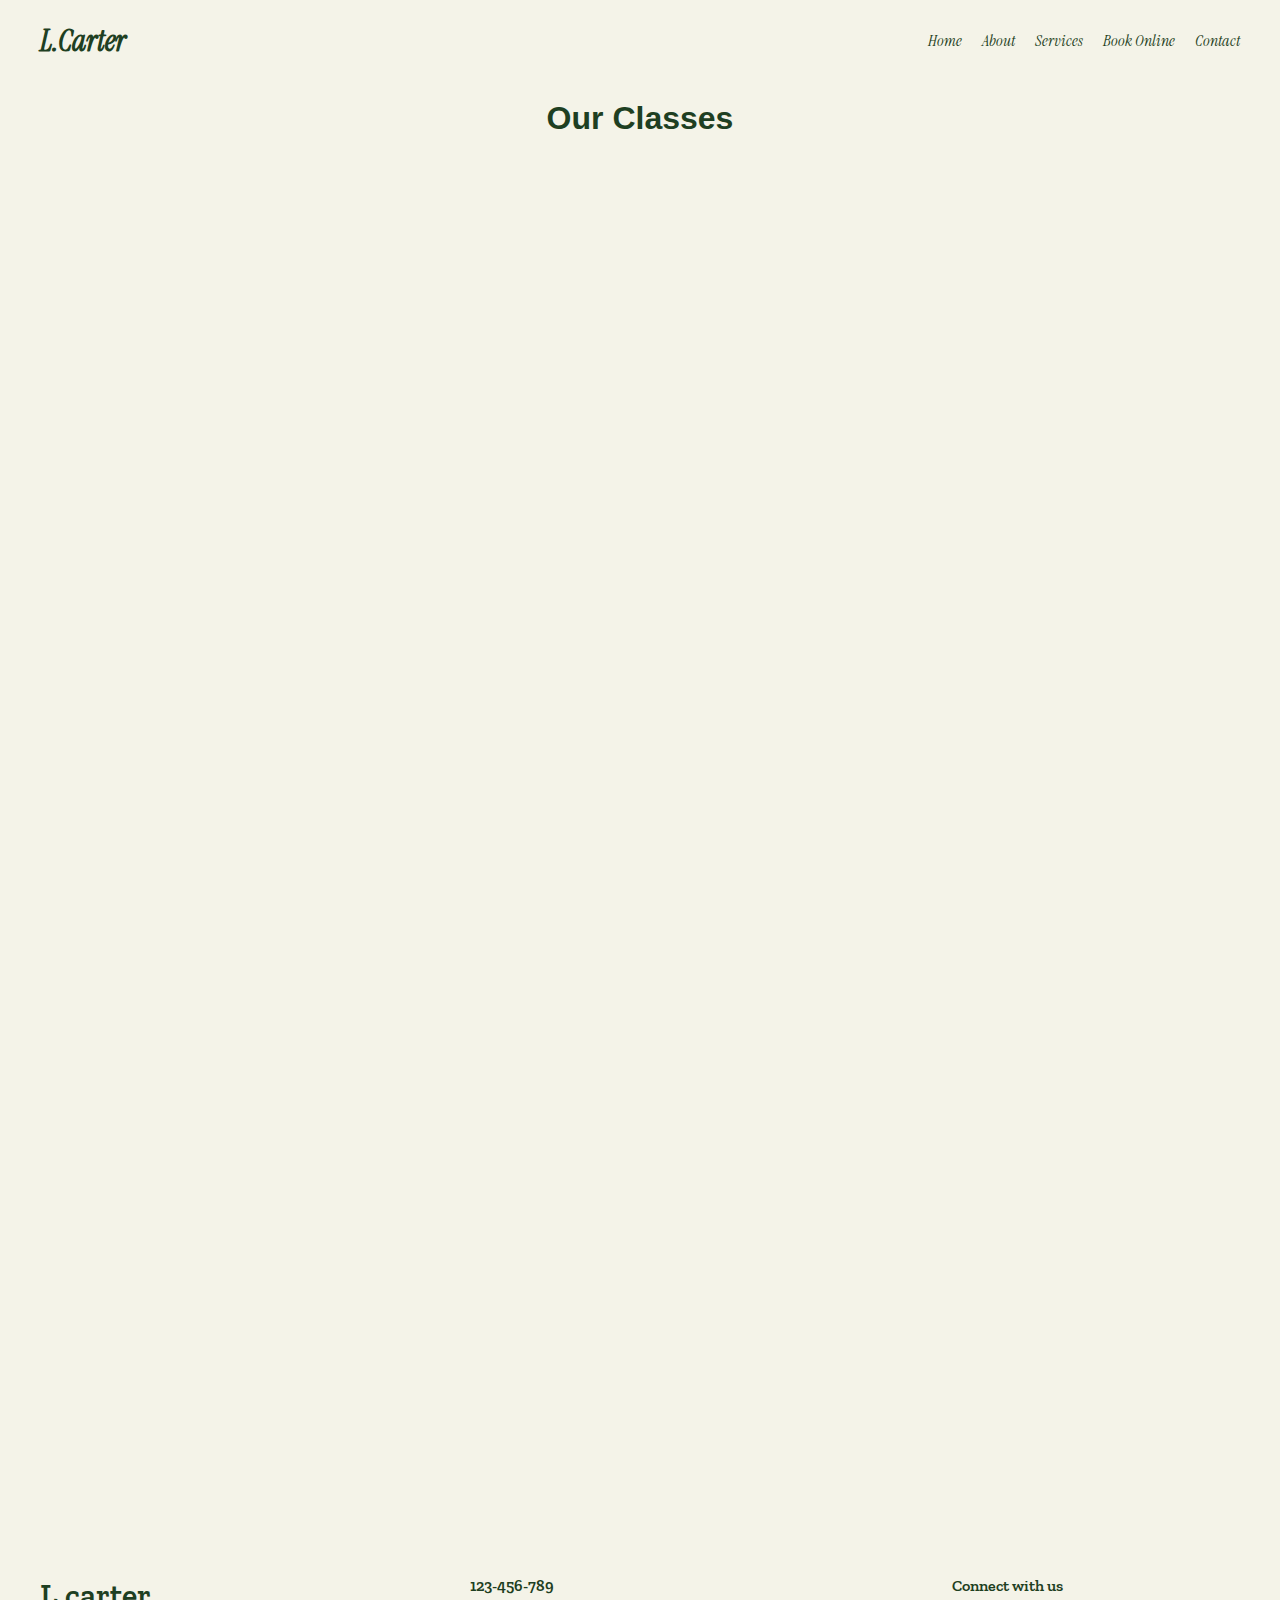
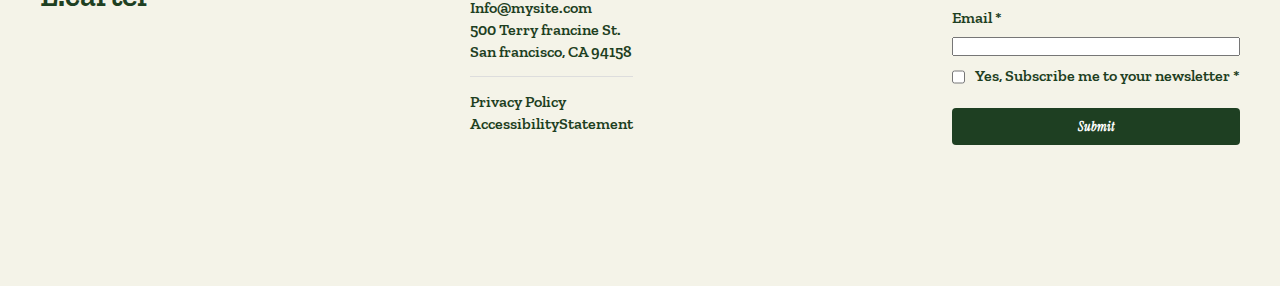
<file: booking.html>
<!DOCTYPE html>
<html lang="en">
<head>
    <meta charset="UTF-8">
    <meta name="viewport" content="width=device-width, initial-scale=1.0">
    <title>Booking</title>
    <link rel="stylesheet" href="style.css">
</head>
<body>

    <nav>
        <h1><a href="index.html">L.Carter</a></h1>
        <div class="hamburger" onclick="toggleMenu()">
            <span></span>
            <span></span>
            <span></span>
        </div>
        <ul id="navMenu">
            <li><a href="index.html">Home</a></li>
            <li><a href="about.html">About</a></li>
            <li><a href="services.html">Services</a></li>
            <li><a href="booking.html">Book Online</a></li>
            <li><a href="contact.html">Contact</a></li>
        </ul>
    </nav>

    <h1 class="booker">Our Classes</h1>

    <div class="second">
        <div class="book">
            <div class="booking-one"></div>
            <h2>Beginner Pilates</h2>
            <p>Start your journey to strength and flexibility—perfect for beginners!</p>
            <div class="divider"></div>
            <p>Tue</p>
            <p>30 min</p>
            <p>50$</p>
            <button>Book Now</button>
        </div>
        <div class="book">
            <div class="booking-two"></div>
            <h2>Advanced Pilates</h2>
            <p>Push your limits and master advanced techniques for total body transformation.</p>
            <div class="divider"></div>
            <p>Tue</p>
            <p>30 min</p>
            <p>50$</p>
            <button>Book Now</button>
        </div>
        <div class="book">
            <div class="booking-three"></div>
            <h2>Performer Pilates</h2>
            <p>Maximize your strength and flexibility with the power of the reformer.</p>
            <div class="divider"></div>
            <p>Tue</p>
            <p>30 min</p>
            <p>50$</p>
            <button>Book Now</button>
        </div>
    </div>
    <footer>
        <div class="footerleft">
            <h1>L.carter</h1>
        </div>
        <div class="footercenter">
            <p>123-456-789</p>
            <p>Info@mysite.com</p>
            <p>500 Terry francine St.</p>
            <p>San francisco, CA 94158</p>
            <div class="divider"></div>
            <p><a href="privacy.html">Privacy Policy</a></p>
            <p><a href="Statement.html">AccessibilityStatement</a></p>
        </div>
        <div class="footerright">
            <form>
                <p>Connect with us</p>
                 <div class="field">
                    <label for="email">Email *</label>
                    <input type="email" id="email" required>
                </div>
                <div class="check"><input type="checkbox"><p>Yes, Subscribe me to your newsletter *</p></div>
                <button type="submit">Submit</button>
            </form>
        </div>
    </footer>
    <script>
        function toggleMenu() {
            const menu = document.getElementById('navMenu');
            const hamburger = document.querySelector('.hamburger');
            menu.classList.toggle('active');
            hamburger.classList.toggle('active');
        }

        // Scroll animations
        const observerOptions = {
            threshold: 0.1,
            rootMargin: '0px 0px -50px 0px'
        };

        const observer = new IntersectionObserver((entries) => {
            entries.forEach(entry => {
                if (entry.isIntersecting) {
                    entry.target.classList.add('fade-in');
                }
            });
        }, observerOptions);

        document.querySelectorAll('.book, .teext, .sixleft-text, .sixright-text, .formright').forEach(el => {
            observer.observe(el);
        });
    </script>
</body>
</html>
</file>
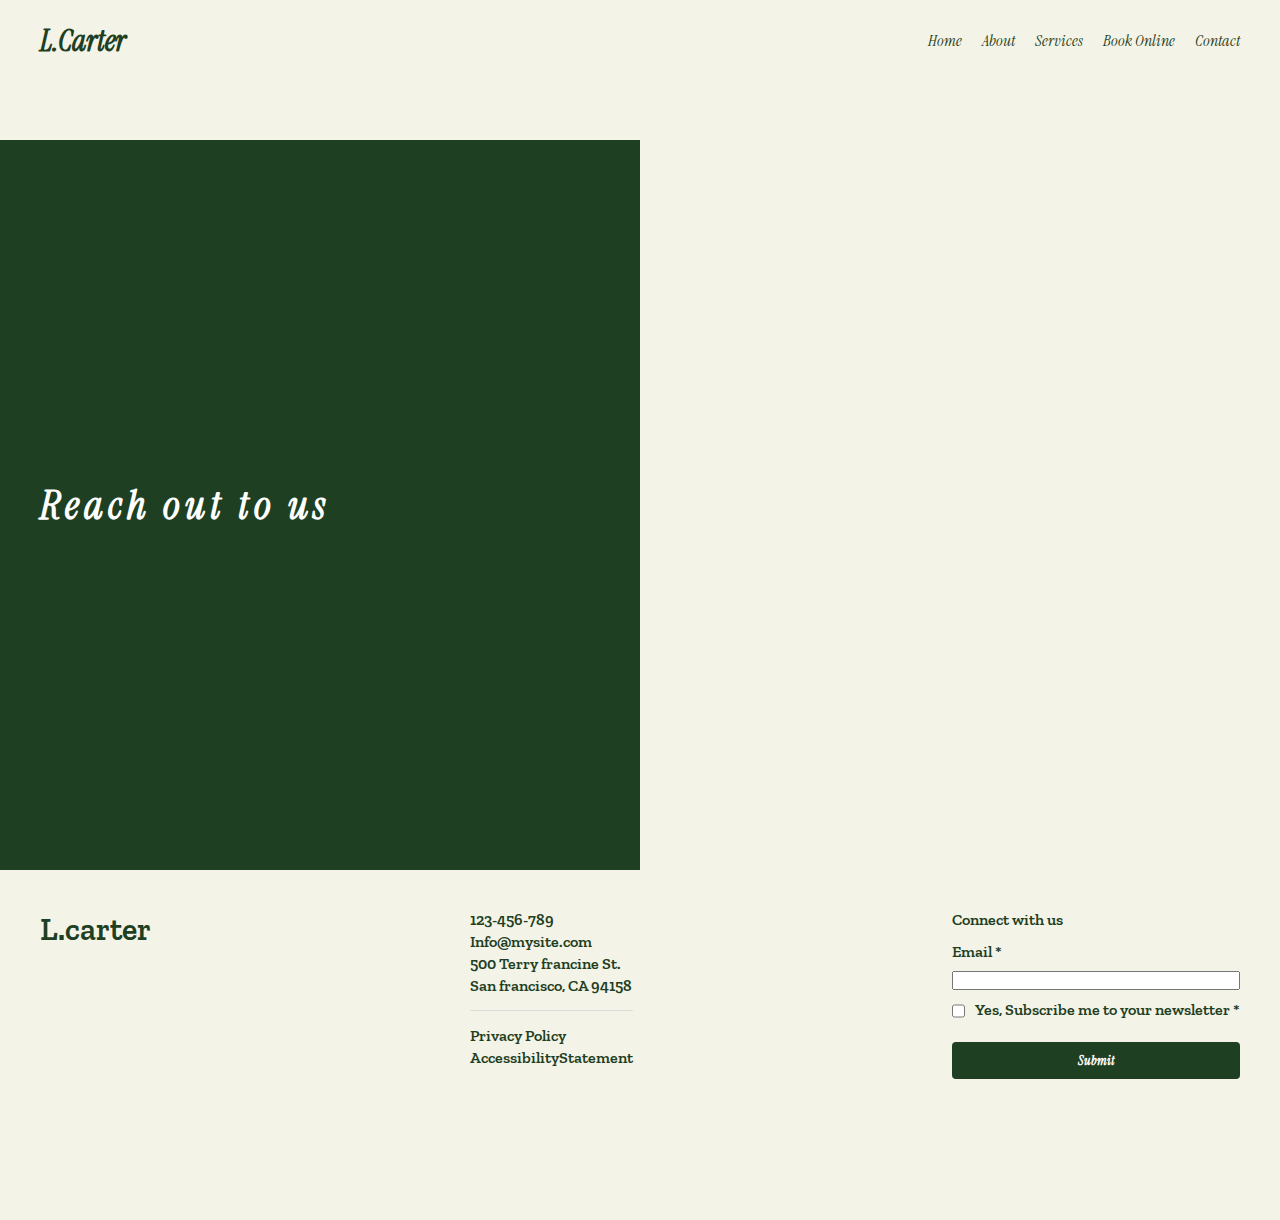
<file: contact.html>
<!DOCTYPE html>
<html lang="en">
<head>
    <meta charset="UTF-8">
    <meta name="viewport" content="width=device-width, initial-scale=1.0">
    <title>Contact</title>
    <link rel="stylesheet" href="style.css">
</head>
<body>
    <nav>
        <h1><a href="index.html">L.Carter</a></h1>
        <div class="hamburger" onclick="toggleMenu()">
            <span></span>
            <span></span>
            <span></span>
        </div>
        <ul id="navMenu">
            <li><a href="index.html">Home</a></li>
            <li><a href="about.html">About</a></li>
            <li><a href="services.html">Services</a></li>
            <li><a href="booking.html">Book Online</a></li>
            <li><a href="contact.html">Contact</a></li>
        </ul>
    </nav>

    <div class="contacts">
        <div class="contactsleft">
            <h1>Reach out to us</h1>
        </div>
        <div class="contactsright">
            <h1>Contact Us</h1>
            <form>
                <div class="form-row">
                    <div class="field">
                        <label for="firstname">First name *</label>
                        <input type="text" id="firstname" required>
                    </div>
                    <div class="field">
                        <label for="lastname">Last name *</label>
                        <input type="text" id="lastname" required>
                    </div>
                </div>
                <div class="field">
                    <label for="email">Email *</label>
                    <input type="email" id="email" required>
                </div>
                <div class="field">
                    <label for="phone">Phone</label>
                    <input type="tel" id="phone">
                </div>
                <div class="field">
                    <label for="message">Message</label>
                    <textarea id="message" style="resize: none;"></textarea>
                </div>
                <button type="submit">Submit</button>
            </form>
        </div>
    </div>
    

    <footer>
        <div class="footerleft">
            <h1>L.carter</h1>
        </div>
        <div class="footercenter">
            <p>123-456-789</p>
            <p>Info@mysite.com</p>
            <p>500 Terry francine St.</p>
            <p>San francisco, CA 94158</p>
            <div class="divider"></div>
            <p><a href="privacy.html">Privacy Policy</a></p>
            <p><a href="Statement.html">AccessibilityStatement</a></p>
        </div>
        <div class="footerright">
            <form>
                <p>Connect with us</p>
                 <div class="field">
                    <label for="email">Email *</label>
                    <input type="email" id="email" required>
                </div>
                <div class="check"><input type="checkbox"><p>Yes, Subscribe me to your newsletter *</p></div>
                <button type="submit">Submit</button>
            </form>
        </div>
    </footer>


        <script>
        function toggleMenu() {
            const menu = document.getElementById('navMenu');
            const hamburger = document.querySelector('.hamburger');
            menu.classList.toggle('active');
            hamburger.classList.toggle('active');
        }

        // Scroll animations
        const observerOptions = {
            threshold: 0.1,
            rootMargin: '0px 0px -50px 0px'
        };

        const observer = new IntersectionObserver((entries) => {
            entries.forEach(entry => {
                if (entry.isIntersecting) {
                    entry.target.classList.add('fade-in');
                }
            });
        }, observerOptions);

        document.querySelectorAll('.book, .teext, .sixleft-text, .sixright-text, .formright, .contactsright').forEach(el => {
            observer.observe(el);
        });
    </script>
</body>
</html>
</file>
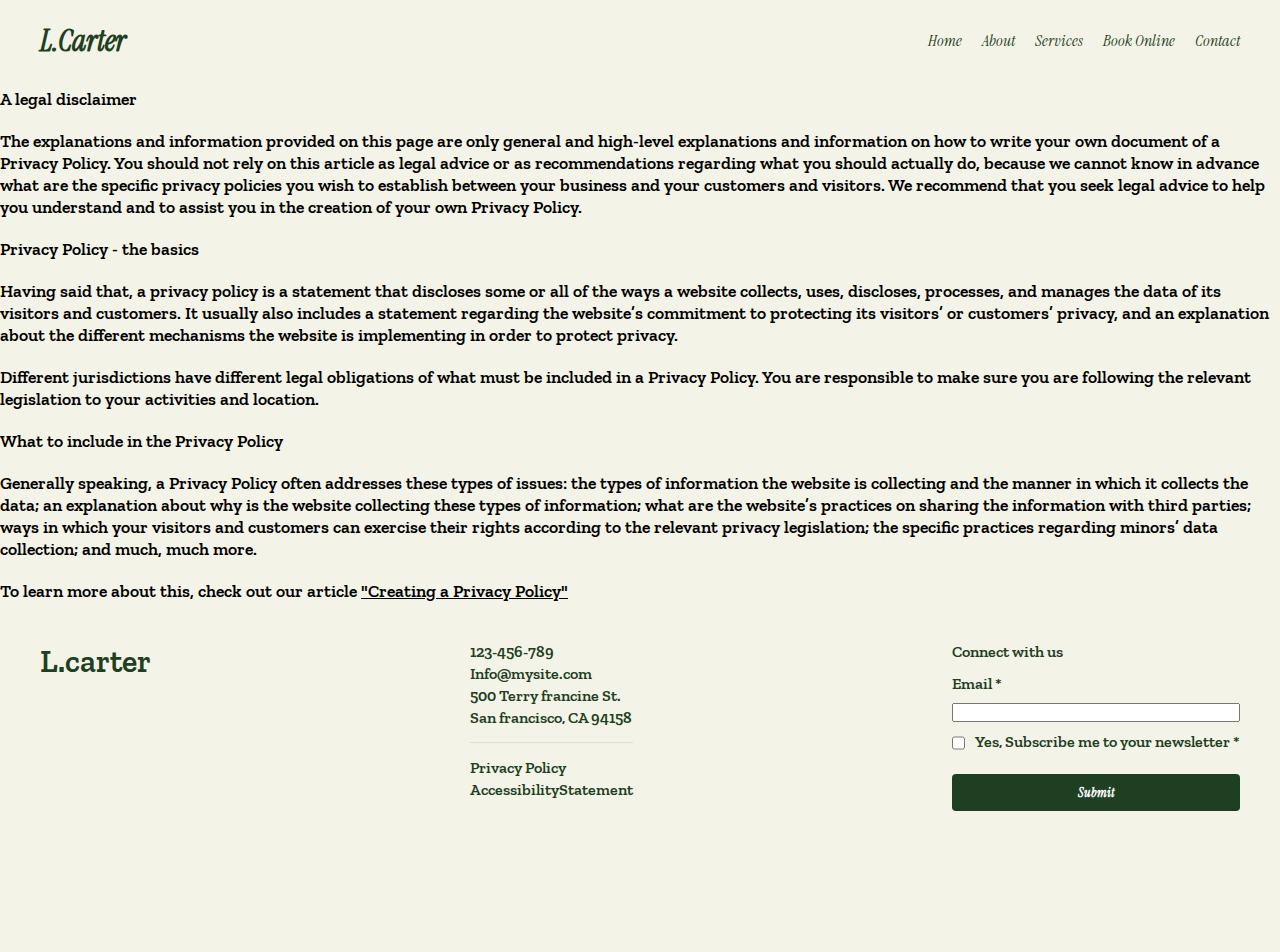
<file: privacy.html>
<!DOCTYPE html>
<html lang="en">
<head>
    <meta charset="UTF-8">
    <meta name="viewport" content="width=device-width, initial-scale=1.0">
    <title>L.Carter Pilates Studio - Privacy Policy</title>
   <link rel="stylesheet" href="style.css">
</head>
<body>



     <nav>
        <h1><a href="index.html">L.Carter</a></h1>
        <div class="hamburger" onclick="toggleMenu()">
            <span></span>
            <span></span>
            <span></span>
        </div>
        <ul id="navMenu">
            <li><a href="index.html">Home</a></li>
            <li><a href="about.html">About</a></li>
            <li><a href="services.html">Services</a></li>
            <li><a href="booking.html">Book Online</a></li>
            <li><a href="contact.html">Contact</a></li>
        </ul>
    </nav>


    <div class="container">
        <h1 class="header">Privacy Policy</h1>
        
        <div class="content">
            <p>
A legal disclaimer
</p>
            
            <p>The explanations and information provided on this page are only general and high-level explanations and information on how to write your own document of a Privacy Policy. You should not rely on this article as legal advice or as recommendations regarding what you should actually do, because we cannot know in advance what are the specific privacy policies you wish to establish between your business and your customers and visitors. We recommend that you seek legal advice to help you understand and to assist you in the creation of your own Privacy Policy.

</p>
            
            <p>Privacy Policy - the basics</p>
            <p>Having said that, a privacy policy is a statement that discloses some or all of the ways a website collects, uses, discloses, processes, and manages the data of its visitors and customers. It usually also includes a statement regarding the website’s commitment to protecting its visitors’ or customers’ privacy, and an explanation about the different mechanisms the website is implementing in order to protect privacy. </p>
            <p>Different jurisdictions have different legal obligations of what must be included in a Privacy Policy. You are responsible to make sure you are following the relevant legislation to your activities and location. </p>
            <p>What to include in the Privacy Policy</p>
            <p>Generally speaking, a Privacy Policy often addresses these types of issues: the types of information the website is collecting and the manner in which it collects the data; an explanation about why is the website collecting these types of information; what are the website’s practices on sharing the information with third parties; ways in which your visitors and customers can exercise their rights according to the relevant privacy legislation; the specific practices regarding minors’ data collection; and much, much more. </p>
            <p>To learn more about this, check out our article <a href="https://support.wix.com/en/article/creating-a-privacy-policy">"Creating a Privacy Policy"</a></p>
        </div>
    </div>

 <footer>
        <div class="footerleft">
            <h1>L.carter</h1>
        </div>
        <div class="footercenter">
            <p>123-456-789</p>
            <p>Info@mysite.com</p>
            <p>500 Terry francine St.</p>
            <p>San francisco, CA 94158</p>
            <div class="divider"></div>
            <p><a href="privacy.html">Privacy Policy</a></p>
            <p><a href="Statement.html">AccessibilityStatement</a></p>
        </div>
        <div class="footerright">
            <form>
                <p>Connect with us</p>
                 <div class="field">
                    <label for="email">Email *</label>
                    <input type="email" id="email" required>
                </div>
                <div class="check"><input type="checkbox"><p>Yes, Subscribe me to your newsletter *</p></div>
                <button type="submit">Submit</button>
            </form>
        </div>
    </footer>

    
</body>
</html>
</file>
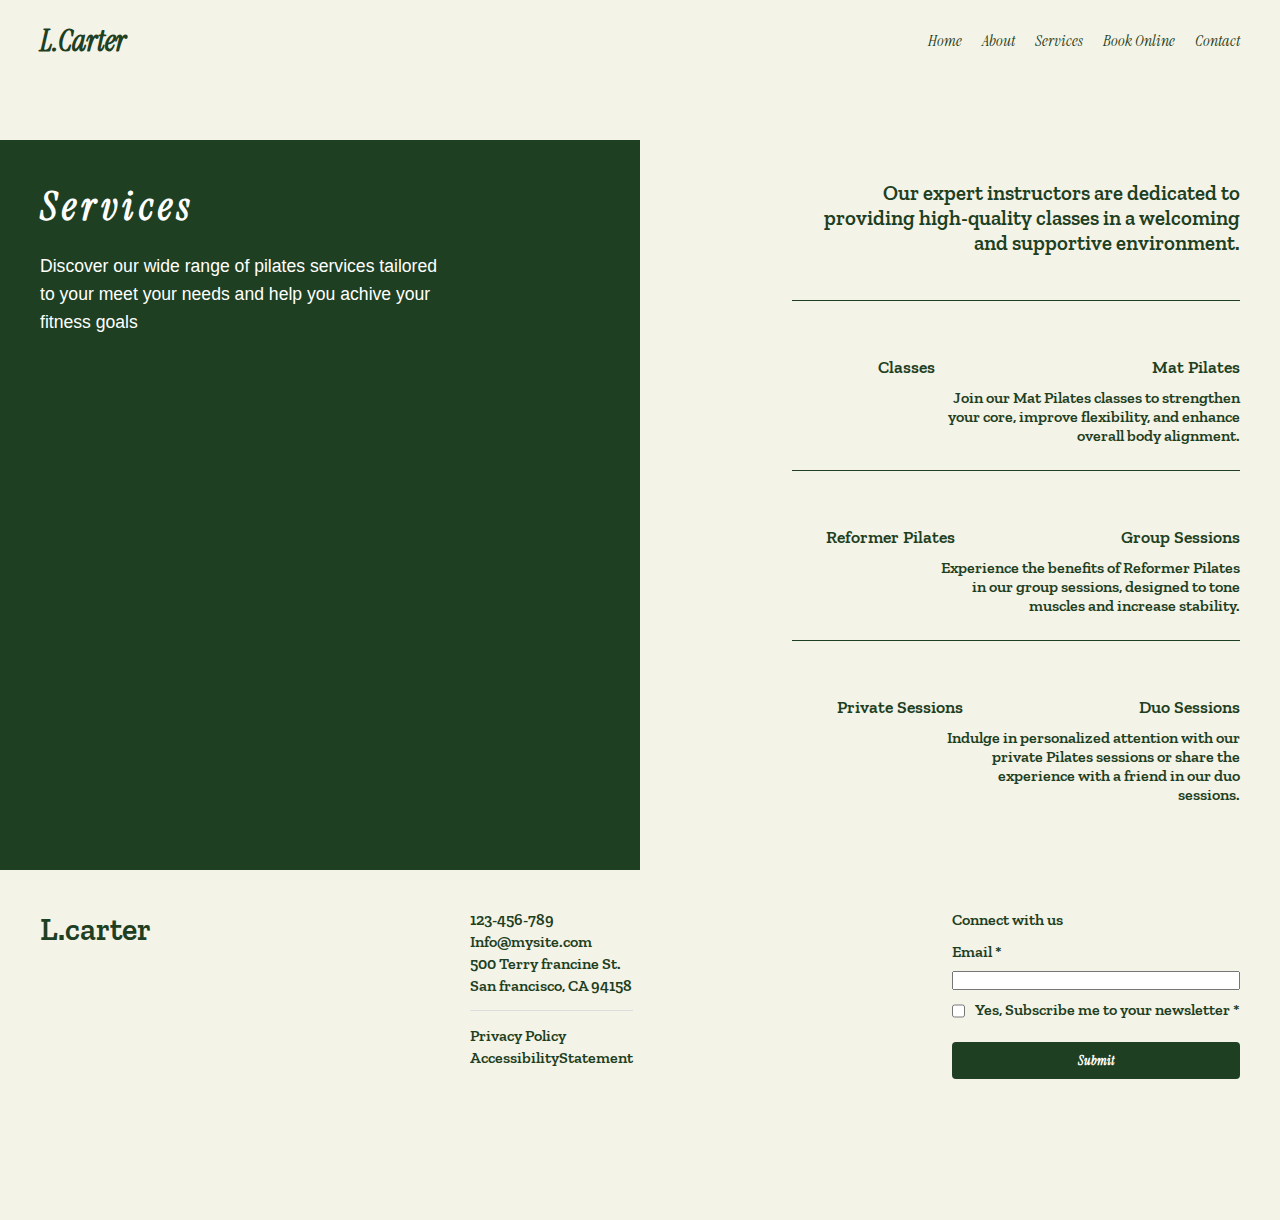
<file: services.html>
<!DOCTYPE html>
<html lang="en">
<head>
    <meta charset="UTF-8">
    <meta name="viewport" content="width=device-width, initial-scale=1.0">
    <title>Services</title>
    <link rel="stylesheet" href="style.css">
</head>
<body>
     <nav>
        <h1><a href="index.html">L.Carter</a></h1>
        <div class="hamburger" onclick="toggleMenu()">
            <span></span>
            <span></span>
            <span></span>
        </div>
        <ul id="navMenu">
            <li><a href="index.html">Home</a></li>
            <li><a href="about.html">About</a></li>
            <li><a href="services.html">Services</a></li>
            <li><a href="booking.html">Book Online</a></li>
            <li><a href="contact.html">Contact</a></li>
        </ul>
    </nav>
    <div class="services">
        <div class="servicesleft">
            <h1>Services</h1>
            <p>Discover our wide range of pilates services tailored to your meet your needs and help you achive your fitness goals</p>
        </div>
        <div class="servicesright">
            <h2>Our expert instructors are dedicated to providing high-quality classes in a welcoming and supportive environment.</h2>
            <div class="divider"></div>
            <div class="classes">
                <div class="header">
                    <p>Classes</p>
                <p>Mat Pilates</p>
                </div>
                <p>Join our Mat Pilates classes to strengthen your core, improve flexibility, and enhance overall body alignment.</p>
            </div>
            <div class="divider"></div>
            <div class="classes">
                <div class="header">
                    <p>Reformer Pilates</p>
                <p>Group Sessions</p>
                </div>
                <p>Experience the benefits of Reformer Pilates in our group sessions, designed to tone muscles and increase stability.</p>
            </div>
            <div class="divider"></div>
            <div class="classes">
                <div class="header">
                    <p>Private Sessions</p>
                <p>Duo Sessions</p>
                </div>
                <p>Indulge in personalized attention with our private Pilates sessions or share the experience with a friend in our duo sessions.</p>
            </div>
        </div>
    </div>
        <footer>
        <div class="footerleft">
            <h1>L.carter</h1>
        </div>
        <div class="footercenter">
            <p>123-456-789</p>
            <p>Info@mysite.com</p>
            <p>500 Terry francine St.</p>
            <p>San francisco, CA 94158</p>
            <div class="divider"></div>
            <p><a href="privacy.html">Privacy Policy</a></p>
            <p><a href="Statement.html">AccessibilityStatement</a></p>
        </div>
        <div class="footerright">
            <form>
                <p>Connect with us</p>
                 <div class="field">
                    <label for="email">Email *</label>
                    <input type="email" id="email" required>
                </div>
                <div class="check"><input type="checkbox"><p>Yes, Subscribe me to your newsletter *</p></div>
                <button type="submit">Submit</button>
            </form>
        </div>
    </footer>

    <script>
        function toggleMenu() {
            const menu = document.getElementById('navMenu');
            const hamburger = document.querySelector('.hamburger');
            menu.classList.toggle('active');
            hamburger.classList.toggle('active');
        }

        // Scroll animations
        const observerOptions = {
            threshold: 0.1,
            rootMargin: '0px 0px -50px 0px'
        };

        const observer = new IntersectionObserver((entries) => {
            entries.forEach(entry => {
                if (entry.isIntersecting) {
                    entry.target.classList.add('fade-in');
                }
            });
        }, observerOptions);

        document.querySelectorAll('.book, .teext, .sixleft-text, .sixright-text, .formright').forEach(el => {
            observer.observe(el);
        });
    </script>
</body>
</html>
</file>
<file: style.css>
@font-face {
  font-family: "First";
  src: url("./InstrumentSerif-Italic.ttf");
}
@font-face {
  font-family: "Second";
  src: url("./ZillaSlab-SemiBold.ttf");
}
@font-face {
  font-family: "Third";
  src: url("./CormorantInfant-VariableFont_wght.ttf");
}
* {
  padding: 0;
  margin: 0;
  box-sizing: border-box;
}

body {
  font-family: "Segoe UI", Tahoma, Geneva, Verdana, sans-serif;
  background-color: #f4f3e8;
  overflow-x: hidden;
}

@keyframes slideDown {
  from {
    transform: translateY(-100%);
    opacity: 0;
  }
  to {
    transform: translateY(0);
    opacity: 1;
  }
}
@keyframes fadeInLeft {
  from {
    transform: translateX(-50px);
    opacity: 0;
  }
  to {
    transform: translateX(0);
    opacity: 1;
  }
}
@keyframes fadeInRight {
  from {
    transform: translateX(50px);
    opacity: 0;
  }
  to {
    transform: translateX(0);
    opacity: 1;
  }
}
@keyframes fadeInUp {
  from {
    transform: translate(-50%, -40%);
    opacity: 0;
  }
  to {
    transform: translate(-50%, -50%);
    opacity: 1;
  }
}
@keyframes fadeIn {
  from {
    opacity: 0;
  }
  to {
    opacity: 1;
  }
}
@keyframes bookFadeIn {
  to {
    opacity: 1;
    transform: translateY(0);
  }
}
@keyframes slideInRight {
  to {
    opacity: 1;
    transform: translateX(0);
  }
}
@keyframes fadeInUp2 {
  to {
    opacity: 1;
    transform: translateY(0);
  }
}
@keyframes testimonialSlide {
  0% {
    opacity: 0;
    transform: translateX(30px);
  }
  4% {
    opacity: 1;
    transform: translateX(0);
  }
  29% {
    opacity: 1;
    transform: translateX(0);
  }
  33% {
    opacity: 0;
    transform: translateX(-30px);
  }
  100% {
    opacity: 0;
  }
}
nav {
  display: flex;
  justify-content: space-between;
  align-items: center;
  background-color: #f4f3e8;
  height: 80px;
  color: #1e3f22;
  padding: 0 40px;
  position: fixed;
  top: 0;
  left: 0;
  right: 0;
  width: 100%;
  z-index: 1000;
  animation: slideDown 0.6s ease-out;
  font-family: "First";
}
nav h1 {
  font-size: 30px;
  transition: transform 0.3s ease;
  cursor: pointer;
}
nav h1:hover {
  transform: scale(1.05);
}
nav ul {
  display: flex;
  gap: 20px;
  list-style: none;
  transition: all 0.3s ease;
}
nav ul.active {
  right: 0;
}
nav a {
  text-decoration: none;
  color: inherit;
  transition: all 0.3s ease;
  position: relative;
  padding: 5px 0;
}
nav a::after {
  content: "";
  position: absolute;
  width: 0;
  height: 2px;
  bottom: 0;
  left: 0;
  background-color: #3e8447;
  transition: width 0.3s ease;
}
nav a:hover {
  color: #3e8447;
}
nav a:hover::after {
  width: 100%;
}

.hamburger {
  display: none;
  flex-direction: column;
  cursor: pointer;
  gap: 5px;
  z-index: 1001;
}
.hamburger span {
  width: 25px;
  height: 3px;
  background-color: #1e3f22;
  transition: all 0.3s ease;
}
.hamburger.active span:nth-child(1) {
  transform: rotate(45deg) translate(8px, 8px);
}
.hamburger.active span:nth-child(2) {
  opacity: 0;
}
.hamburger.active span:nth-child(3) {
  transform: rotate(-45deg) translate(7px, -7px);
}

.first {
  display: flex;
  height: calc(100vh - 80px);
  width: 100%;
  position: relative;
  overflow: hidden;
  margin-top: 80px;
}
.first .firstleft,
.first .firstright {
  height: 100%;
  width: 50%;
  background-size: cover;
  background-position: center;
  transition: transform 0.5s ease;
}
.first .firstleft {
  background-image: url("./one.png");
  animation: 1s ease-out;
}
.first .firstright {
  background-image: url("./two.png");
  animation: 1s ease-out;
}
.first .center-card {
  position: absolute;
  top: 50%;
  left: 50%;
  transform: translate(-50%, -50%);
  background-color: rgba(244, 243, 232, 0.95);
  padding: 40px 50px;
  border-radius: 2px;
  text-align: center;
  max-width: 500px;
  z-index: 10;
  animation: fadeInUp 1.2s ease-out 0.3s backwards;
  box-shadow: 0 10px 40px rgba(0, 0, 0, 0.1);
  font-family: "Second";
}
.first .center-card h1 {
  font-size: 2.5rem;
  color: #1e3f22;
  margin-bottom: 20px;
  font-weight: 700;
  line-height: 1.2;
}
.first .center-card p {
  font-size: 1.1rem;
  color: #555;
  line-height: 1.6;
  margin-bottom: 30px;
}
.first .center-card .card-button {
  background-color: #1e3f22;
  color: white;
  border: 1px solid #1e3f22;
  padding: 15px 40px;
  border-radius: 2px;
  cursor: pointer;
  font-weight: 600;
  letter-spacing: 1px;
  transition: all 0.3s ease;
  position: relative;
  overflow: hidden;
  font-family: "First";
}
.first .center-card .card-button::before {
  content: "";
  position: absolute;
  top: 50%;
  left: 50%;
  width: 0;
  height: 0;
  border-radius: 50%;
  background: rgba(255, 255, 255, 0.1);
  transform: translate(-50%, -50%);
  transition: width 0.6s, height 0.6s;
}
.first .center-card .card-button:hover {
  background-color: transparent;
  color: #1e3f22;
  transform: translateY(-2px);
  box-shadow: 0 5px 15px rgba(0, 0, 0, 0.2);
}
.first .center-card .card-button:hover::before {
  width: 300px;
  height: 300px;
}
@media (max-width: 1024px) and (min-width: 768px) {
  .first {
    flex-direction: column;
    height: auto;
    min-height: calc(100vh - 80px);
  }
  .first .firstleft,
  .first .firstright {
    width: 100%;
    height: 40vh;
    min-height: 300px;
  }
  .first .center-card {
    position: relative;
    transform: none;
    top: auto;
    left: auto;
    margin: 40px auto;
    max-width: 600px;
    width: 90%;
  }
  .first .center-card h1 {
    font-size: 2.2rem;
  }
  .first .center-card p {
    font-size: 1rem;
  }
}
@media (max-width: 767px) {
  .first {
    flex-direction: column;
    height: auto;
    min-height: calc(100vh - 80px);
  }
  .first .firstleft {
    width: 100%;
    height: 35vh;
    min-height: 250px;
    order: 1;
  }
  .first .firstright {
    width: 100%;
    height: 35vh;
    min-height: 250px;
    order: 2;
  }
  .first .center-card {
    position: relative;
    transform: none;
    top: auto;
    left: auto;
    order: 3;
    margin: 30px 20px;
    padding: 30px 25px;
    max-width: 100%;
    width: calc(100% - 40px);
  }
  .first .center-card h1 {
    font-size: 1.8rem;
    margin-bottom: 15px;
  }
  .first .center-card p {
    font-size: 1rem;
    margin-bottom: 25px;
  }
  .first .center-card .card-button {
    padding: 12px 30px;
    font-size: 0.95rem;
  }
}
@media (max-width: 375px) {
  .first .firstleft,
  .first .firstright {
    height: 30vh;
    min-height: 200px;
  }
  .first .center-card {
    margin: 20px 15px;
    padding: 25px 20px;
  }
  .first .center-card h1 {
    font-size: 1.5rem;
  }
  .first .center-card p {
    font-size: 0.95rem;
  }
  .first .center-card .card-button {
    padding: 10px 25px;
  }
}

.booker {
  text-align: center;
  margin: 100px 0 60px;
  color: #1e3f22;
  font-size: 2rem;
  font-weight: 700;
  animation: fadeIn 1s ease-out;
}

.second {
  display: flex;
  flex-wrap: wrap;
  gap: 30px;
  justify-content: center;
  margin: 0 auto;
  max-width: 1400px;
  padding: 0 20px;
  margin-bottom: 100px;
  font-family: "Second";
}
.second .book {
  border: 1px solid #dddddd;
  border-radius: 8px;
  text-align: left;
  width: 100%;
  max-width: 400px;
  background: white;
  transition: all 0.4s ease;
  opacity: 0;
  transform: translateY(30px);
}
.second .book.fade-in {
  animation: bookFadeIn 0.6s ease-out forwards;
}
.second .book.fade-in:nth-child(1) {
  animation-delay: 0.1s;
}
.second .book.fade-in:nth-child(2) {
  animation-delay: 0.2s;
}
.second .book.fade-in:nth-child(3) {
  animation-delay: 0.3s;
}
.second .book:hover {
  transform: translateY(-10px);
  box-shadow: 0 15px 40px rgba(0, 0, 0, 0.15);
}
.second .book:hover .booking-one,
.second .book:hover .booking-two,
.second .book:hover .booking-three {
  transform: scale(1.05);
}
.second .book h2 {
  font-size: 1.5rem;
  margin-bottom: 10px;
  color: #1e3f22;
  padding: 20px 20px 0;
}
.second .book p {
  font-size: 1rem;
  color: #1e3f22;
  line-height: 1.5;
  padding: 0 20px;
}
.second .book button {
  margin: 20px;
  padding: 13px 25px;
  background-color: #1e3f22;
  color: white;
  border: none;
  border-radius: 4px;
  cursor: pointer;
  transition: all 0.3s ease;
  font-family: "First" !important;
}
.second .book button:hover {
  background-color: #3e8447;
  transform: scale(1.05);
}
.second .book .divider {
  height: 0.5px;
  background-color: #dddddd;
  margin: 20px;
}
.second .book .booking-one,
.second .book .booking-two,
.second .book .booking-three {
  width: 100%;
  height: 300px;
  background-size: cover;
  background-position: center;
  border-radius: 8px 8px 0 0;
  transition: transform 0.5s ease;
}
.second .book .booking-one {
  background-image: url("./three.avif");
}
.second .book .booking-two {
  background-image: url("./one.png");
}
.second .book .booking-three {
  background-image: url("./four.avif");
}

.third {
  min-height: 80vh;
  background-color: #d1dcce;
  display: flex;
  color: #1e3f22;
  margin-top: 60px;
  position: relative;
}
.third .girl {
  width: 50%;
  height: 100%;
  min-height: 80vh;
  background-image: url("./five.avif");
  background-size: cover;
  background-position: center;
  transition: transform 0.5s ease;
}
.third .girl:hover {
  transform: scale(1.02);
}
.third .teext {
  width: 50%;
  padding: 80px 60px;
  display: flex;
  flex-direction: column;
  justify-content: center;
  gap: 20px;
  opacity: 0;
  transform: translateX(30px);
  font-family: "Third";
}
.third .teext.fade-in {
  animation: slideInRight 0.8s ease-out forwards;
}
.third .teext h1 {
  font-size: 2.5rem;
  font-weight: 700;
}
.third .teext h4 {
  font-size: 1.2rem;
  margin-top: 10px;
  font-weight: 600;
}
.third .teext p {
  font-size: 1rem;
  line-height: 1.6;
}
.third .teext button {
  margin-top: 20px;
  padding: 13px 25px;
  background-color: #1e3f22;
  color: white;
  border: none;
  border-radius: 4px;
  cursor: pointer;
  width: -moz-fit-content;
  width: fit-content;
  transition: all 0.3s ease;
  font-family: "First";
}
.third .teext button:hover {
  background-color: #3e8447;
  transform: translateX(5px);
}

.forth {
  height: 50vh;
  display: flex;
  flex-direction: row;
  align-items: flex-start;
  color: #1e3f22;
  position: relative;
}
.forth .four {
  background-color: #d1dcce;
  width: 50%;
  max-width: 50%;
  height: 100%;
  padding: 40px 0 0 40px;
  text-align: left;
  font-family: "Third";
}
.forth .four h1 {
  font-size: 2rem;
  margin-bottom: 20px;
}
.forth .four p {
  font-size: 1.2rem;
  line-height: 1.6;
}
.forth .slides {
  width: 50%;
  max-width: 550px;
  min-height: 220px;
  border-radius: 8px;
  overflow: hidden;
  position: absolute;
  right: 50px;
  bottom: 30px;
  align-self: flex-end;
  margin-right: 40px;
  font-family: "second";
}
.forth .slides .slide {
  position: absolute;
  width: 100%;
  height: 100%;
  display: flex;
  flex-direction: column;
  justify-content: center;
  align-items: center;
  padding: 30px;
  opacity: 0;
  animation: testimonialSlide 15s infinite;
}
.forth .slides .slide:nth-child(1) {
  animation-delay: 0s;
}
.forth .slides .slide:nth-child(2) {
  animation-delay: 5s;
}
.forth .slides .slide:nth-child(3) {
  animation-delay: 10s;
}
.forth .slides .slide h3 {
  font-size: 1.3rem;
  color: #1e3f22;
  margin-bottom: 12px;
  text-align: center;
  font-weight: 600;
  line-height: 1.4;
}
.forth .slides .slide p {
  font-size: 0.95rem;
  color: #555;
  text-align: center;
  font-style: italic;
  line-height: 1.5;
}

.six {
  display: flex;
  min-height: 60vh;
  width: 100%;
  position: relative;
  overflow: hidden;
}
.six .sixleft {
  width: 50%;
  background: #1e3f22;
  color: white;
  display: flex;
  flex-direction: column;
  padding: 80px 60px;
  justify-content: center;
}
.six .sixleft .sixleft-text {
  max-width: 500px;
  opacity: 0;
  transform: translateY(30px);
}
.six .sixleft .sixleft-text.fade-in {
  animation: fadeInUp2 0.8s ease-out forwards;
}
.six .sixleft .sixleft-text h1 {
  font-size: 2.5rem;
  margin-bottom: 30px;
  font-family: "Second";
}
.six .sixleft .sixleft-text p {
  font-size: 1.1rem;
  line-height: 1.6;
  margin-bottom: 15px;
  font-family: "Third";
}
.six .sixright {
  width: 50%;
  color: #1e3f22;
  display: flex;
  flex-direction: column;
  padding: 80px 60px;
  align-items: center;
  justify-content: center;
}
.six .sixright .sixright-text {
  max-width: 500px;
  opacity: 0;
  transform: translateY(30px);
  font-family: "Third";
}
.six .sixright .sixright-text.fade-in {
  animation: fadeInUp2 0.8s ease-out 0.2s forwards;
}
.six .sixright .sixright-text.fade-in .divider {
  transform: scaleX(1);
}
.six .sixright .sixright-text p {
  font-size: 1rem;
  line-height: 1.6;
  margin-bottom: 10px;
}
.six .sixright .sixright-text .divider {
  height: 1px;
  background-color: #1e3f22;
  margin: 25px 0;
  transform: scaleX(0);
  transition: transform 0.6s ease;
}

.form {
  width: calc(100% - 100px);
  max-width: 1200px;
  margin: 100px auto;
  display: flex;
  flex-direction: row;
  min-height: 500px;
  box-shadow: 0 10px 40px rgba(0, 0, 0, 0.1);
  border-radius: 8px;
  overflow: hidden;
  font-family: "Third";
}
.form .namaste {
  width: 50%;
  min-height: 500px;
  background-image: url("./six.avif");
  background-size: cover;
  background-position: center;
  background-repeat: no-repeat;
}
.form .formright {
  width: 50%;
  background-color: #d1dcce;
  padding: 60px 40px;
  display: flex;
  flex-direction: column;
  justify-content: center;
  color: #1e3f22;
  opacity: 0;
  transform: translateX(30px);
}
.form .formright.fade-in {
  animation: slideInRight 0.8s ease-out forwards;
}
.form .formright h1 {
  font-size: 2rem;
  margin-bottom: 30px;
}
.form .formright form {
  display: flex;
  flex-direction: column;
  gap: 20px;
  width: 100%;
}
.form .formright form .form-row {
  display: flex;
  gap: 15px;
}
.form .formright form .field {
  display: flex;
  flex-direction: column;
  gap: 8px;
  flex: 1;
}
.form .formright form label {
  font-weight: 600;
  font-size: 0.9rem;
}
.form .formright form input,
.form .formright form textarea {
  padding: 12px;
  border: 1px solid #1e3f22;
  border-radius: 4px;
  background-color: rgba(255, 255, 255, 0.5);
  font-family: inherit;
  transition: all 0.3s ease;
}
.form .formright form input:focus,
.form .formright form textarea:focus {
  outline: none;
  border-color: #3e8447;
  background-color: white;
  transform: translateY(-2px);
  box-shadow: 0 4px 10px rgba(0, 0, 0, 0.1);
}
.form .formright form input {
  height: 45px;
}
.form .formright form textarea {
  min-height: 100px;
  resize: vertical;
}
.form .formright form button {
  padding: 15px 30px;
  background-color: #1e3f22;
  color: white;
  border: none;
  border-radius: 4px;
  cursor: pointer;
  margin-top: 10px;
  transition: all 0.3s ease;
  font-weight: 600;
  font-family: "First";
}
.form .formright form button:hover {
  background-color: #3e8447;
  transform: translateY(-2px);
  box-shadow: 0 5px 15px rgba(0, 0, 0, 0.2);
}

@media (max-width: 1024px) {
  nav {
    padding: 0 30px;
  }
  .first .center-card {
    padding: 30px 40px;
    max-width: 450px;
  }
  .first .center-card h1 {
    font-size: 2rem;
  }
  .second {
    margin: 0 20px 80px;
  }
  .second .book {
    max-width: 350px;
  }
  .third {
    flex-direction: column;
  }
  .third .girl {
    width: 100%;
    min-height: 400px;
  }
  .third .teext {
    width: 100%;
    padding: 60px 40px;
  }
  .forth {
    padding: 40px 30px;
  }
  .forth .slides {
    align-self: center;
    margin-right: 0;
  }
  .six {
    flex-direction: column;
  }
  .six .sixleft,
  .six .sixright {
    width: 100%;
    padding: 60px 40px;
  }
  .form {
    width: calc(100% - 60px);
  }
  .form .namaste {
    min-height: 300px;
  }
}
@media (max-width: 767px) {
  nav {
    padding: 0 20px;
  }
  nav h1 {
    font-size: 24px;
  }
  nav ul {
    position: fixed;
    top: 80px;
    right: -100%;
    flex-direction: column;
    background-color: #f4f3e8;
    width: 70%;
    height: calc(100vh - 80px);
    padding: 40px 20px;
    box-shadow: -5px 0 15px rgba(0, 0, 0, 0.1);
    transition: right 0.4s ease;
    gap: 30px;
  }
  .hamburger {
    display: flex;
  }
  .first {
    flex-direction: column;
    height: auto;
    min-height: calc(100vh - 80px);
  }
  .first .firstleft,
  .first .firstright {
    width: 100%;
    min-height: 300px;
  }
  .first .center-card {
    position: relative;
    transform: none;
    margin: 30px 20px;
    padding: 30px 25px;
    max-width: 100%;
  }
  .first .center-card h1 {
    font-size: 1.8rem;
  }
  .first .center-card p {
    font-size: 1rem;
  }
  .booker {
    font-size: 1.5rem;
    margin: 60px 20px 40px;
  }
  .second {
    margin: 0 20px 60px;
    gap: 20px;
  }
  .second .book {
    max-width: 100%;
  }
  .third .girl {
    min-height: 300px;
  }
  .third .teext {
    padding: 40px 20px;
  }
  .third .teext h1 {
    font-size: 1.8rem;
  }
  .forth {
    padding: 30px 20px;
  }
  .forth .four {
    padding: 30px 20px;
  }
  .forth .four h1 {
    font-size: 1.5rem;
  }
  .forth .four p {
    font-size: 1rem;
  }
  .forth .slides {
    max-width: 100%;
    margin: 0;
  }
  .forth .slides .slide {
    padding: 20px;
  }
  .forth .slides .slide h3 {
    font-size: 1.1rem;
  }
  .six .sixleft,
  .six .sixright {
    padding: 40px 20px;
  }
  .six .sixleft .sixleft-text h1,
  .six .sixright .sixright-text h1 {
    font-size: 1.8rem;
  }
  .six .sixleft .sixleft-text p,
  .six .sixright .sixright-text p {
    font-size: 1rem;
  }
  .form {
    flex-direction: column;
    width: calc(100% - 40px);
    margin: 60px 20px;
  }
  .form .namaste {
    width: 100%;
    min-height: 250px;
  }
  .form .formright {
    width: 100%;
    padding: 40px 20px;
  }
  .form .formright h1 {
    font-size: 1.5rem;
  }
  .form .formright form .form-row {
    flex-direction: column;
    gap: 20px;
  }
}
@media (max-width: 480px) {
  nav {
    height: 70px;
    padding: 0 15px;
  }
  nav h1 {
    font-size: 20px;
  }
  .first {
    margin-top: 70px;
  }
  .first .center-card {
    padding: 25px 20px;
  }
  .first .center-card h1 {
    font-size: 1.5rem;
  }
  .first .center-card p {
    font-size: 0.9rem;
  }
  .first .center-card .card-button {
    padding: 12px 30px;
    font-size: 0.9rem;
  }
  .booker {
    font-size: 1.3rem;
  }
  .third .teext h1 {
    font-size: 1.5rem;
  }
  .six .sixleft .sixleft-text h1 {
    font-size: 1.5rem;
  }
}
footer {
  height: 350px;
  width: 100%;
  color: #1e3f22;
  display: flex;
  justify-content: space-between;
  flex-wrap: wrap;
  font-family: "Second";
}
footer .footerleft {
  padding: 40px;
}
footer .footercenter {
  padding: 40px;
}
footer .footercenter a {
  text-decoration: none;
  color: inherit;
}
footer .footercenter p {
  margin-bottom: 3px;
}
footer .footercenter .divider {
  height: 1px;
  background-color: #dddddd;
  margin: 15px 0;
}
footer .footerright {
  padding: 40px;
}
footer .footerright form {
  display: flex;
  flex-direction: column;
  gap: 10px;
}
footer .footerright form p {
  margin-bottom: 3px;
}
footer .footerright form .check {
  display: flex;
  gap: 10px;
}
footer .footerright form .field {
  display: flex;
  flex-direction: column;
  gap: 10px;
}
footer .footerright form button {
  padding: 10px 20px;
  background-color: #1e3f22;
  color: white;
  border: none;
  border-radius: 4px;
  cursor: pointer;
  margin-top: 10px;
  transition: all 0.3s ease;
  font-weight: 600;
  font-family: "First";
}
footer .footerright form button:hover {
  background-color: #3e8447;
  transform: translateY(-2px);
  box-shadow: 0 5px 15px rgba(0, 0, 0, 0.2);
}

.container {
  max-width: 600px;
  margin: 0 auto;
  padding: 80px 80px;
  display: flex;
  align-items: center;
  flex-direction: column;
  gap: 20px;
  justify-content: center;
  font-family: "Second";
}
.container a {
  color: inherit;
}
.container .header {
  text-align: center;
  margin-bottom: 30px;
  font-size: 2rem;
}
.container .content {
  text-align: left;
}
.container .content p {
  margin-bottom: 20px;
  font-size: 1.1rem;
}
.container .content p:last-child {
  margin-bottom: 0;
}

@keyframes slideInRight {
  from {
    transform: translateX(100%);
    opacity: 0;
  }
  to {
    transform: translateX(0);
    opacity: 1;
  }
}
.services {
  width: 100%;
  min-height: 90vh;
  display: flex;
  justify-content: center;
  margin-top: 60px;
  padding-top: 80px;
  color: white;
  flex-wrap: wrap;
}
.services .servicesleft {
  width: 50%;
  padding: 40px;
  background-color: #1e3f22;
}
.services .servicesleft h1 {
  font-size: 2.5rem;
  margin-bottom: 20px;
  font-family: "First";
  letter-spacing: 5px;
}
.services .servicesleft p {
  font-size: 1.1rem;
  line-height: 1.6;
  max-width: 400px;
}
.services .servicesright {
  width: 50%;
  padding: 40px;
  text-align: right;
  color: #1e3f22;
  display: flex;
  flex-direction: column;
}
.services .servicesright h2 {
  font-size: 1.3rem;
  margin-bottom: 20px;
  max-width: 450px;
  margin-left: auto;
  font-family: "Second";
}
.services .classes {
  margin-top: 20px;
  font-weight: 600;
  text-align: right;
}
.services .classes .header {
  display: flex;
  gap: 20px;
  justify-content: flex-end;
  font-size: 1.1rem;
  flex-wrap: wrap;
}
.services .classes p {
  max-width: 300px;
  margin-left: auto;
  margin-top: 10px;
  font-family: "second";
}
.services .divider {
  height: 1px;
  background-color: #1e3f22;
  margin: 25px 0;
  width: 80%;
  margin-left: auto;
  animation: slideInRight 0.8s ease-out;
}
@media (max-width: 1024px) {
  .services {
    padding-top: 60px;
    min-height: auto;
  }
  .services .servicesleft {
    width: 100%;
    padding: 30px 20px;
  }
  .services .servicesleft h1 {
    font-size: 2rem;
  }
  .services .servicesleft p {
    font-size: 1rem;
    max-width: 100%;
  }
  .services .servicesright {
    width: 100%;
    padding: 30px 20px;
  }
  .services .servicesright h2 {
    font-size: 1.2rem;
    max-width: 100%;
  }
  .services .classes .header {
    font-size: 1rem;
    gap: 15px;
  }
  .services .classes p {
    max-width: 100%;
    font-size: 0.95rem;
  }
  .services .divider {
    width: 90%;
  }
}
@media (max-width: 767px) {
  .services {
    margin-top: 40px;
    padding-top: 40px;
  }
  .services .servicesleft {
    padding: 25px 15px;
  }
  .services .servicesleft h1 {
    font-size: 1.8rem;
    margin-bottom: 15px;
  }
  .services .servicesleft p {
    font-size: 0.95rem;
    line-height: 1.5;
  }
  .services .servicesright {
    padding: 25px 15px;
    text-align: left;
  }
  .services .servicesright h2 {
    font-size: 1.1rem;
    margin-bottom: 15px;
    margin-left: 0;
    text-align: left;
  }
  .services .classes {
    text-align: left;
  }
  .services .classes .header {
    justify-content: flex-start;
    font-size: 0.95rem;
    gap: 10px;
  }
  .services .classes p {
    margin-left: 0;
    font-size: 0.9rem;
    margin-top: 8px;
  }
  .services .divider {
    width: 100%;
    margin-left: 0;
    margin: 20px 0;
  }
}
@media (max-width: 480px) {
  .services .servicesleft {
    padding: 20px 15px;
  }
  .services .servicesleft h1 {
    font-size: 1.5rem;
  }
  .services .servicesleft p {
    font-size: 0.9rem;
  }
  .services .servicesright {
    padding: 20px 15px;
  }
  .services .servicesright h2 {
    font-size: 1rem;
  }
  .services .classes .header {
    flex-direction: column;
    gap: 5px;
    font-size: 0.9rem;
  }
  .services .classes p {
    font-size: 0.85rem;
  }
  .services .divider {
    margin: 15px 0;
  }
}

@keyframes fadeIn {
  from {
    opacity: 0;
    transform: translateX(30px);
  }
  to {
    opacity: 1;
    transform: translateX(0);
  }
}
.contacts {
  width: 100%;
  min-height: 90vh;
  display: flex;
  justify-content: center;
  margin-top: 60px;
  padding-top: 80px;
  color: white;
  flex-wrap: wrap;
}
.contacts .contactsleft {
  width: 50%;
  background-color: #1e3f22;
  padding: 60px 40px;
  display: flex;
  align-items: center;
  font-family: "First";
  letter-spacing: 5px;
}
.contacts .contactsleft h1 {
  font-size: 2.5rem;
}
.contacts .contactsright {
  width: 50%;
  padding: 60px 40px;
  display: flex;
  flex-direction: column;
  justify-content: center;
  color: #1e3f22;
  opacity: 0;
  transform: translateX(30px);
  align-items: center;
  font-family: "second";
}
.contacts .contactsright.fade-in {
  animation: fadeIn 0.34s ease-out forwards;
}
.contacts .contactsright h1 {
  font-size: 2rem;
  margin-bottom: 30px;
}
.contacts .contactsright form {
  display: flex;
  flex-direction: column;
  gap: 20px;
  width: 100%;
  max-width: 500px;
}
.contacts .contactsright form .form-row {
  display: flex;
  gap: 15px;
}
.contacts .contactsright form .field {
  display: flex;
  flex-direction: column;
  gap: 8px;
  flex: 1;
}
.contacts .contactsright form label {
  font-weight: 600;
  font-size: 0.9rem;
}
.contacts .contactsright form input,
.contacts .contactsright form textarea {
  padding: 12px;
  border: 1px solid #1e3f22;
  border-radius: 4px;
  background-color: transparent;
  transition: all 0.3s ease;
}
.contacts .contactsright form input:focus,
.contacts .contactsright form textarea:focus {
  outline: none;
  border-color: #3e8447;
  background-color: white;
  transform: translateY(-2px);
  box-shadow: 0 4px 10px rgba(0, 0, 0, 0.1);
}
.contacts .contactsright form input {
  height: 45px;
}
.contacts .contactsright form textarea {
  min-height: 100px;
  resize: vertical;
}
.contacts .contactsright form button {
  padding: 15px 30px;
  background-color: #1e3f22;
  color: white;
  border: none;
  border-radius: 4px;
  cursor: pointer;
  margin-top: 10px;
  transition: all 0.3s ease;
  font-weight: 600;
}
.contacts .contactsright form button:hover {
  background-color: #3e8447;
  transform: translateY(-2px);
  box-shadow: 0 5px 15px rgba(0, 0, 0, 0.2);
}
@media (max-width: 1024px) {
  .contacts {
    padding-top: 60px;
    min-height: auto;
  }
  .contacts .contactsleft {
    width: 100%;
    padding: 40px 30px;
    justify-content: center;
  }
  .contacts .contactsleft h1 {
    font-size: 2rem;
    text-align: center;
  }
  .contacts .contactsright {
    width: 100%;
    padding: 40px 30px;
  }
  .contacts .contactsright h1 {
    font-size: 1.8rem;
  }
  .contacts .contactsright form {
    max-width: 600px;
  }
  .contacts .contactsright form .form-row {
    gap: 12px;
  }
  .contacts .contactsright form input {
    height: 42px;
  }
}
@media (max-width: 767px) {
  .contacts {
    margin-top: 40px;
    padding-top: 40px;
  }
  .contacts .contactsleft {
    padding: 30px 20px;
  }
  .contacts .contactsleft h1 {
    font-size: 1.8rem;
  }
  .contacts .contactsright {
    padding: 30px 20px;
    align-items: stretch;
  }
  .contacts .contactsright h1 {
    font-size: 1.6rem;
    margin-bottom: 25px;
    text-align: center;
  }
  .contacts .contactsright form {
    max-width: 100%;
  }
  .contacts .contactsright form .form-row {
    flex-direction: column;
    gap: 20px;
  }
  .contacts .contactsright form label {
    font-size: 0.85rem;
  }
  .contacts .contactsright form input {
    height: 40px;
    padding: 10px;
  }
  .contacts .contactsright form textarea {
    min-height: 80px;
    padding: 10px;
  }
  .contacts .contactsright form button {
    padding: 12px 25px;
    font-size: 0.95rem;
  }
}
@media (max-width: 480px) {
  .contacts .contactsleft {
    padding: 25px 15px;
  }
  .contacts .contactsleft h1 {
    font-size: 1.5rem;
  }
  .contacts .contactsright {
    padding: 25px 15px;
  }
  .contacts .contactsright h1 {
    font-size: 1.4rem;
    margin-bottom: 20px;
  }
  .contacts .contactsright form {
    gap: 15px;
  }
  .contacts .contactsright form label {
    font-size: 0.8rem;
  }
  .contacts .contactsright form input {
    height: 38px;
    padding: 8px;
    font-size: 0.9rem;
  }
  .contacts .contactsright form textarea {
    min-height: 70px;
    padding: 8px;
    font-size: 0.9rem;
  }
  .contacts .contactsright form button {
    padding: 10px 20px;
    font-size: 0.9rem;
  }
}

.container {
  max-width: 100%;
  width: 100%;
  padding: 0;
  overflow-x: hidden;
}

.profile {
  display: flex;
  flex-direction: column;
  max-width: 400px;
  margin-bottom: 80px;
  opacity: 0;
  animation-duration: 0.8s;
  animation-fill-mode: forwards;
  animation-timing-function: ease-out;
  transition: transform 0.3s ease;
}
.profile:hover {
  transform: translateY(-10px);
}
.profile--left {
  margin-right: auto;
  margin-left: 0;
  animation-name: slideInLeft;
}
.profile--right {
  margin-left: auto;
  margin-right: 0;
  animation-name: slideInRight;
}
.profile:nth-child(1) {
  animation-delay: 0.2s;
}
.profile:nth-child(2) {
  animation-delay: 0.5s;
}
.profile:nth-child(3) {
  animation-delay: 0.8s;
}
.profile:nth-child(4) {
  animation-delay: 1.1s;
}
.profile__title {
  color: #1e3f22;
  font-size: 32px;
  font-weight: bold;
  margin-bottom: 20px;
  text-shadow: 0 2px 10px rgba(0, 0, 0, 0.3);
}
.profile__image-wrapper {
  width: 100%;
  height: 400px;
  overflow: hidden;
  border-radius: 12px;
  box-shadow: 0 10px 30px rgba(0, 0, 0, 0.3);
  transition: transform 0.3s ease, box-shadow 0.3s ease;
}
.profile__image-wrapper:hover {
  transform: scale(1.05);
  box-shadow: 0 15px 40px rgba(0, 0, 0, 0.4);
}
.profile__image {
  width: 100%;
  height: 100%;
  -o-object-fit: cover;
     object-fit: cover;
  display: block;
  transition: transform 0.3s ease;
}
.profile__image-wrapper:hover .profile__image {
  transform: scale(1.1);
}
.profile__content {
  margin-top: 20px;
}
.profile__text {
  color: #1e3f22;
  font-size: 16px;
  line-height: 1.6;
  margin-bottom: 12px;
  background: rgba(255, 255, 255, 0.1);
  padding: 12px 16px;
  border-radius: 8px;
  -webkit-backdrop-filter: blur(10px);
          backdrop-filter: blur(10px);
  transition: background 0.3s ease, transform 0.3s ease;
}
.profile__text:hover {
  background: rgba(255, 255, 255, 0.2);
  transform: translateX(5px);
}
.profile__text:last-child {
  margin-bottom: 0;
}

.discover {
  width: 100%;
  height: 800px;
  margin-top: 80px;
  color: #1e3f22;
  text-align: center;
  align-items: center;
  justify-content: center;
  display: flex;
}
.discover .leftdiscover {
  width: 40%;
  height: 100%;
  padding: 40px;
}
.discover .leftdiscover .divider {
  height: 1px;
  background-color: #1e3f22;
  margin: 20px;
  margin-left: auto;
  opacity: 0;
  animation: slideInRight 0.8s ease-out forwards;
  animation-delay: 0.3s;
  transition: height 0.3s ease, background-color 0.3s ease;
}
.discover .leftdiscover .divider:hover {
  height: 3px;
  background-color: rgb(13.5483870968, 28.4516129032, 15.3548387097);
}
.discover .leftdiscover .top {
  font-size: 1.2rem;
  margin-bottom: 100px;
  opacity: 0;
  animation: slideInLeft 0.8s ease-out forwards;
  animation-delay: 0.5s;
}
.discover .leftdiscover .top:hover {
  height: 3px;
}
.discover .leftdiscover h1 {
  font-size: 2.5rem;
  margin-bottom: 20px;
  font-family: "First";
  transition: color 0.3s ease;
}
.discover .leftdiscover h1:hover {
  color: rgb(54.6774193548, 114.8225806452, 61.9677419355);
}
.discover .leftdiscover p {
  font-size: 1rem;
  font-family: "Third";
  transition: transform 0.3s ease;
}
.discover .leftdiscover p:hover {
  transform: translateX(5px);
}
.discover .rightdiscover {
  width: 60%;
  height: 100%;
  background-image: url("./idkk.png");
  background-size: cover;
  background-position: center;
  transition: transform 0.5s ease, filter 0.3s ease;
}
.discover .rightdiscover:hover {
  transform: scale(1.02);
  filter: brightness(1.1);
}

.textish {
  font-family: "Second";
  margin: 40px 20px;
  align-items: left;
  width: 350px;
  line-height: 1.4;
}
.textish h3 {
  font-size: 1.8rem;
  margin-bottom: 10px;
  color: #1e3f22;
  font-family: "First";
  transition: color 0.3s ease, transform 0.3s ease;
}
.textish h3:hover {
  color: rgb(54.6774193548, 114.8225806452, 61.9677419355);
  transform: translateX(10px);
}
.textish p {
  font-size: 1rem;
  color: #1e3f22;
  font-family: "Third";
  transition: transform 0.3s ease;
}
.textish p:hover {
  transform: translateX(5px);
}

@keyframes slideInLeft {
  from {
    opacity: 0;
    transform: translateX(-100px);
  }
  to {
    opacity: 1;
    transform: translateX(0);
  }
}
@keyframes slideInRight {
  from {
    opacity: 0;
    transform: translateX(100px);
  }
  to {
    opacity: 1;
    transform: translateX(0);
  }
}
@media (max-width: 1024px) and (min-width: 769px) {
  .container {
    padding: 0 30px;
  }
  .profile {
    max-width: 450px;
    margin-bottom: 70px;
  }
  .profile__image-wrapper {
    height: 450px;
  }
  .profile__text {
    font-size: 15px;
    padding: 14px 18px;
  }
  .discover {
    height: auto;
    flex-direction: column;
  }
  .discover .leftdiscover {
    width: 100%;
    height: auto;
    padding: 40px 30px;
  }
  .discover .leftdiscover .top {
    margin-bottom: 40px;
  }
  .discover .rightdiscover {
    width: 100%;
    height: 500px;
  }
  .textish {
    width: 100%;
    max-width: 600px;
    margin: 40px auto;
    padding: 0 30px;
  }
}
@media (max-width: 768px) {
  body {
    padding: 30px 15px;
  }
  .profile {
    max-width: 100%;
    margin-bottom: 50px;
  }
  .profile--left, .profile--right {
    margin-left: auto;
    margin-right: auto;
    animation-name: slideInLeft;
  }
  .profile__image-wrapper {
    height: 350px;
  }
  .profile__text {
    font-size: 15px;
    padding: 12px 14px;
    margin-bottom: 10px;
  }
  .discover {
    height: auto;
    flex-direction: column;
    margin-top: 80px;
  }
  .discover .leftdiscover {
    width: 100%;
    height: auto;
    padding: 30px 20px;
  }
  .discover .leftdiscover .divider {
    margin: 15px 0;
  }
  .discover .leftdiscover .top {
    margin-bottom: 30px;
    font-size: 1rem;
  }
  .discover .leftdiscover h1 {
    font-size: 2rem;
  }
  .discover .leftdiscover p {
    font-size: 0.95rem;
  }
  .discover .rightdiscover {
    width: 100%;
    height: 400px;
  }
  .textish {
    width: 100%;
    margin: 30px 20px;
    padding: 0;
  }
  .textish h3 {
    font-size: 1.5rem;
  }
  .textish p {
    font-size: 0.95rem;
  }
}
@media (max-width: 480px) {
  body {
    padding: 20px 10px;
  }
  .profile {
    margin-bottom: 40px;
  }
  .profile__image-wrapper {
    height: 280px;
    border-radius: 10px;
  }
  .profile__text {
    font-size: 14px;
    padding: 10px 12px;
    margin-bottom: 8px;
    border-radius: 6px;
  }
  .discover {
    margin-top: 60px;
  }
  .discover .leftdiscover {
    padding: 20px 15px;
  }
  .discover .leftdiscover .divider {
    margin: 10px 0;
  }
  .discover .leftdiscover .top {
    margin-bottom: 20px;
    font-size: 0.9rem;
  }
  .discover .leftdiscover h1 {
    font-size: 1.6rem;
    margin-bottom: 15px;
  }
  .discover .leftdiscover p {
    font-size: 0.9rem;
  }
  .discover .rightdiscover {
    height: 300px;
  }
  .textish {
    margin: 20px 15px;
  }
  .textish h3 {
    font-size: 1.3rem;
  }
  .textish p {
    font-size: 0.9rem;
  }
}/*# sourceMappingURL=style.css.map */
</file>
